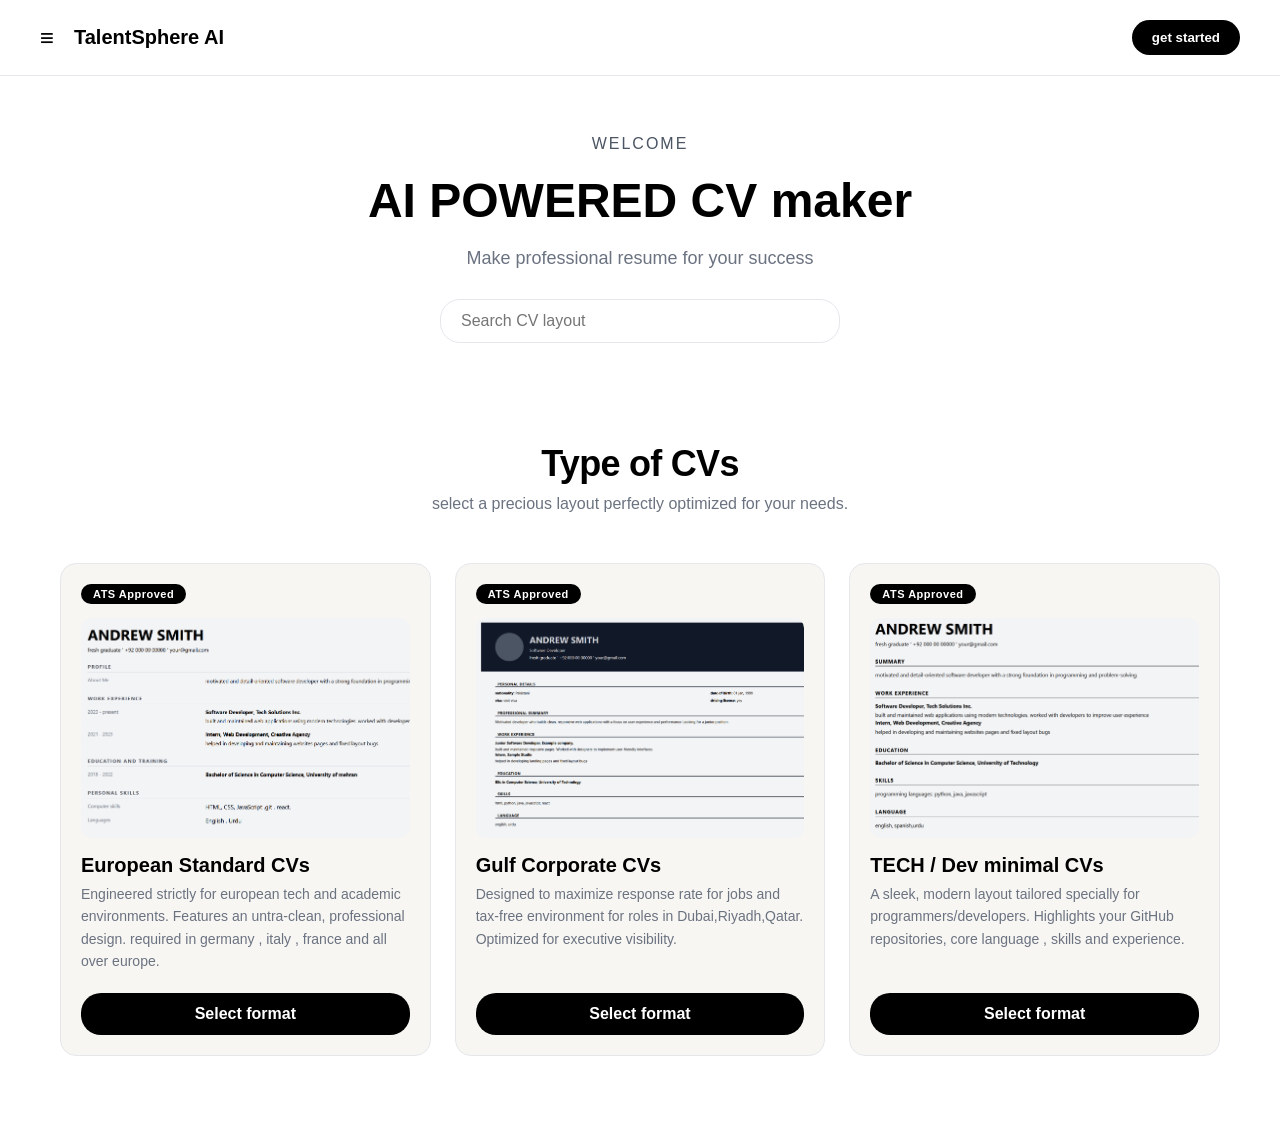
<file: index.html>
<!DOCTYPE html>
    <html lang="en">
    <head>
        <meta charset="UTF-8">
        <meta name="viewport" content="width=device-width, initial-scale=1.0">
        <title>CV maker</title>
        <link rel="stylesheet" href="style.css">
    </head>

    <body>
        <!-- this is the nav bar-->
        <header class="navbar">
            <div class="nav-left">
                <button id="menu-toggle">≡</button>
                <span class="brand-name">TalentSphere AI</span>
            </div>
            
            <div class="nav-right">
                <button class="btn-get-started">get started</button>
                
            
            </div>
        </header>
        
        <!-- this is the left side slide out menu-->
        <div id="slide-menu" class="sidebar">
        <button id="close-btn">&times;</button> 

        <nav class="sidebar-links">
            <h3>platform overview</h3>
            <a href="#features">features</a>
            <a href="#pricing">institutional pricing</a>

            <h3>CV Architecture</h3>
            <a href="#eu-standard">European Standard</a>
            <a href="#gulf-tax-free">Gulf corporate layout</a>
            <a href="#dev-minimal">Tech/Dev Minimalist</a>
        </nav>
        </div>
        
    <section id= hero>
        <div class=hero-text>
            <p class="hero-intro">WELCOME</p>

            <h1 class="heading">AI POWERED CV maker</h1>
            
            <p class="hero-description">Make professional resume for your success</p>
            <!--search bar-->
                <input type="text" id="search-bar" placeholder="Search CV layout">
        </div>
    </section>
        <!-- side bar links-->


    <section id="templates-section">
        <h2 class="section-title">Type of CVs</h2>
        <p class="section-subtitle">select a precious layout perfectly optimized for your needs.</p>

        <div class="templates-grid">

        <div class="card" id="eu-standard">
            <span class="card-tag">ATS Approved</span>
            <img src="images/european.png" alt="European Standard CV">
            <h3>European Standard CVs</h3>
            <p>Engineered strictly for european tech and academic environments. Features an untra-clean, professional design. required in germany , italy , france and all over europe.</p>
            <a class="btn-select" href="builder.html?tempelate=european">Select format</a>
        </div>

        <div class="card" id="gulf-tax-free">
            <span class="card-tag">ATS Approved</span>
            <img src="images/gulf.png" alt="Gulf Corporate CV">
            <h3>Gulf Corporate CVs</h3>
            <p>Designed to maximize response rate for jobs and tax-free environment for roles in Dubai,Riyadh,Qatar. Optimized for executive visibility.</p>
            <a class="btn-select" href="builder.html?tempelate=gulf">Select format</a>
        </div>

        <div class="card" id="dev-minimal">
            <span class="card-tag">ATS Approved</span>
            <img src="images/dev.png" alt="tech dev mininmal CV">
            <h3>TECH / Dev minimal CVs</h3>
            <p>A sleek, modern layout tailored specially for programmers/developers. Highlights your GitHub repositories, core language , skills and experience.</p>
            <a class="btn-select" href="builder.html?tempelate=dev">Select format</a>
        </div>
        </div>
    </section>
    <script src="script.js"></script>
    </body>
</file>
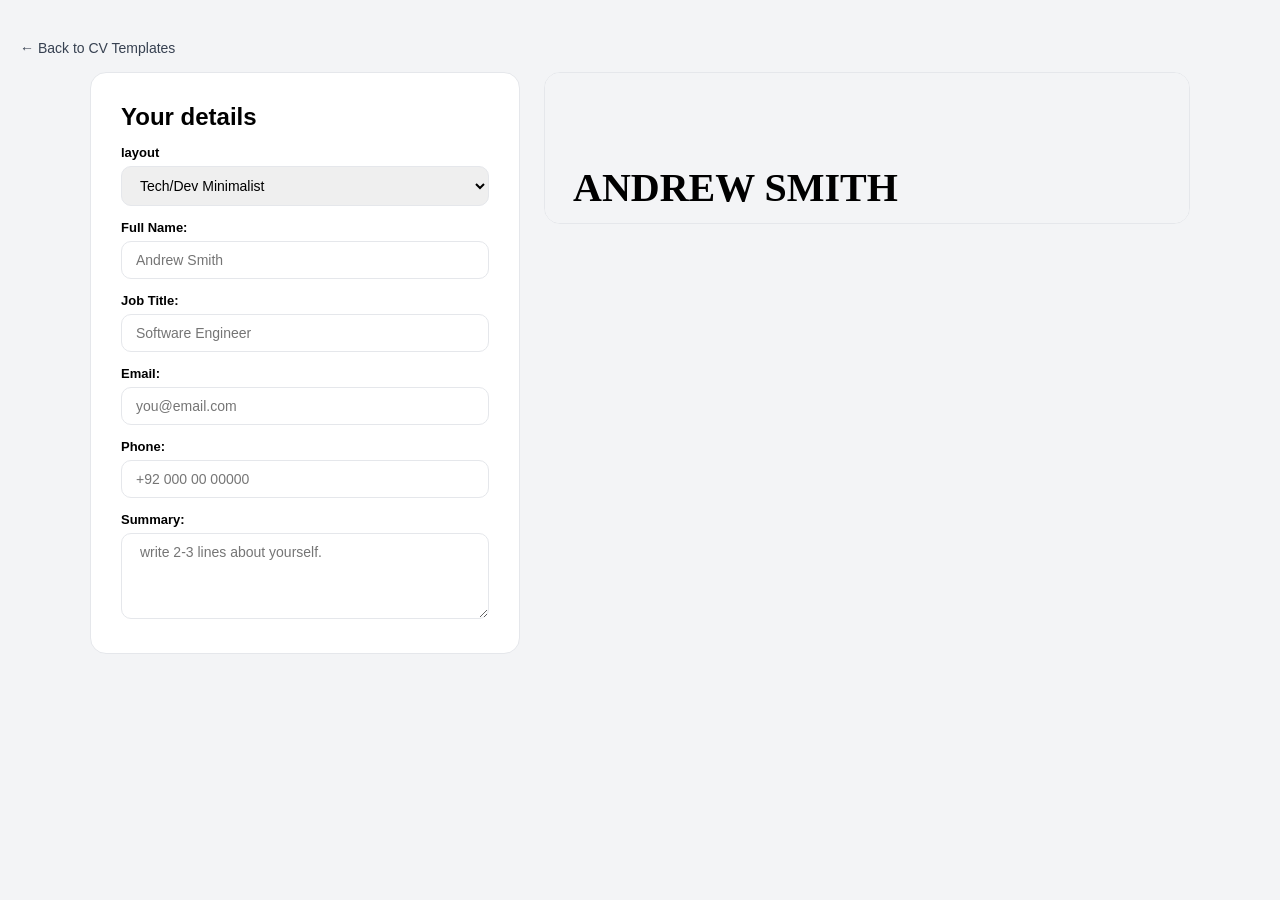
<file: builder.html>
<!DOCTYPE html>
<html lang="en">
<head>
    <meta charset="UTF-8">
    <meta name="viewport" content="width=device-width, initial-scale=1.0">
    <title>CV Builder</title>
    <link rel="stylesheet" href="builder.css">
</head>
<body>
    <a href="index.html" class="back-link">← Back to CV Templates</a>
  
    <div class="builder">

        <div class="form-panel">
            <h2>Your details</h2>

            <label for="layout-select">layout</label>
            <select id="layout-select">
                <option value="european">European Standard</option>
                <option value="gulf">Gulf Corporate Layout</option>
                <option value="dev">Tech/Dev Minimalist</option>
            </select>

            <label for="in-name">Full Name:</label>
            <input type="text" id="in-name" placeholder="Andrew Smith" required>
            
            <label for="in-title">Job Title:</label>
            <input type="text" id="in-title" placeholder="Software Engineer" required>

            <label for="in-email">Email:</label>
            <input type="text" id="in-email" placeholder="you@email.com" required>

            <label for="in-phone">Phone:</label>
            <input type="text" id="in-phone" placeholder="+92 000 00 00000">

            <label for="in-summary">Summary:</label>
            <textarea id="in-summary" rows="4" placeholder=" write 2-3 lines about yourself." required></textarea>
        </div>

        <div class="preview-panel" id="preview">
            <iframe id="cv-frame" src="cv-dev.html" title="CV preview"></iframe>
        </div>
    </div>
    <script src="builder.js"></script>
</body>
</html>
</file>
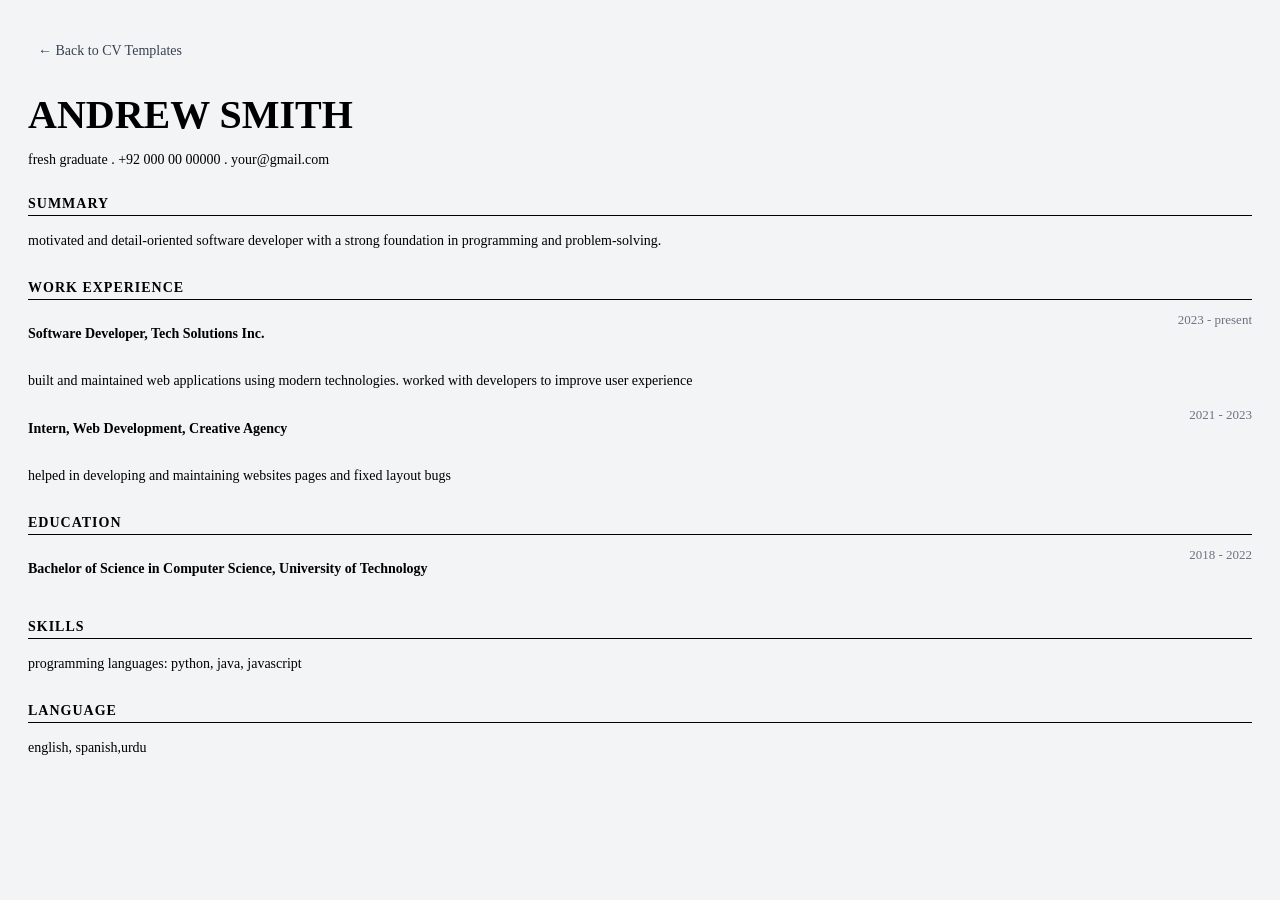
<file: cv-dev.html>
<!DOCTYPE html>
<html lang="en">
<head>
    <meta charset="UTF-8">
    <meta name="viewport" content="width=device-width, initial-scale=1.0">
    <title>Tech DEV CV</title>
    <link rel="stylesheet" href="cv-dev.css">
</head>
<body>
    <a href="index.html" class="back-button">← Back to CV Templates</a>
    <main class="CV">

        <header class="cv-header">
            <h1 id="out-name">ANDREW SMITH</h1>
            <p><span id="out-title">fresh graduate</span> . <span id="out-number"> +92 000 00 00000</span> . <span id="out-email"> your@gmail.com</span></p>
        </header>

        <section class="cv-section">
            <h2>summary</h2>
            <p id="out-summary">motivated and detail-oriented software developer with a strong foundation in programming and problem-solving.</p>
         </section>

         <section class="cv-section">
            <h2>Work Experience</h2>

            <div id="out-jobs">
                <!-- your two sample jobs stay here, exactly as they are now-->
            <div class="entry">
                <div class="entry-top">
                    <h3>Software Developer, Tech Solutions Inc.</h3>
                        <span>2023 - present</span>
                     </div>
                
                 <p>built and maintained web applications using modern technologies. worked with developers to improve user experience</p>
            </div>
        
        <div class="entry">
            <div class="entry-top">
                <h3>Intern, Web Development, Creative Agency </h3>
                    <span>2021 - 2023</span>
            </div>
            <p>helped in developing and maintaining websites pages and fixed layout bugs</p>
        </div>
            </div>
    </section>

    <section class="cv-section">
        <h2>Education</h2>
        <div class="entry">
            <div class="entry-top">
                <h3>Bachelor of Science in Computer Science, University of Technology</h3>
                <span>2018 - 2022</span>
            </div>
        </div>
    </section>

    <section class="cv-section">
        <h2>Skills</h2>
        <p>programming languages: python, java, javascript</p>
    </section>

    <section class="cv-section">
        <h2>language</h2>
        <p>english, spanish,urdu</p>
    </section>

    </main>

<template id="job-template">
    <div class="entry">
        <div class="entry-job">
            <h3 class="job-role"></h3>
            <span class="job-dates"></span>
        </div>
        <p class="job-desc"></p>
    </div>
</template>

    <script src="cv-fill.js"></script>
</body>
</html>
</file>
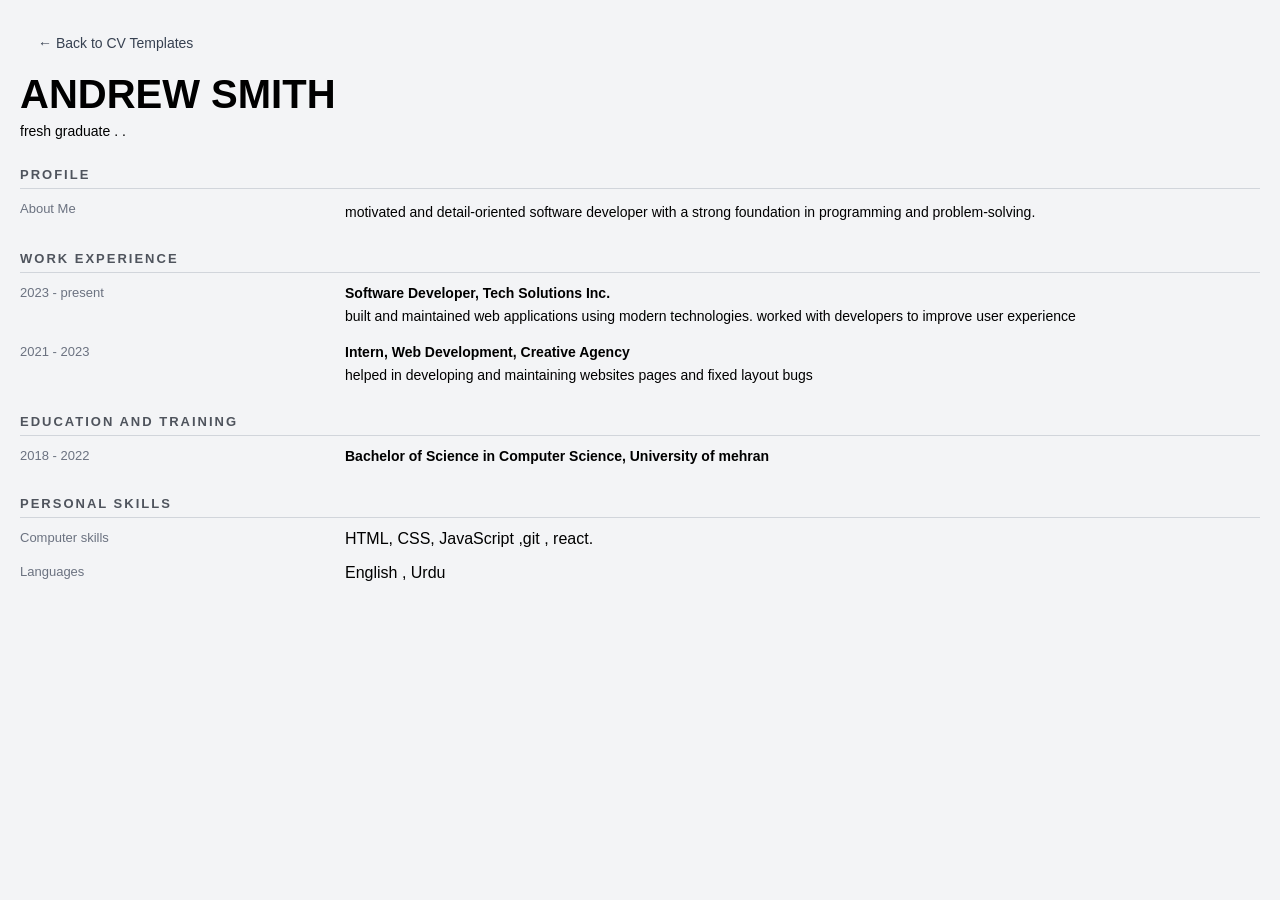
<file: cv-european.html>
<!DOCTYPE html>
<html lang="en">
<head>
    <meta charset="UTF-8">
    <meta name="viewport" content="width=device-width, initial-scale=1.0">
    <title>European CV</title>
    <link rel="stylesheet" href="cv-european.css">
</head>
<body>
    <a href="index.html" class="back-button">← Back to CV Templates</a>
    <main class="CV">

        <header class="cv-header">
            <h1 id= "out-name">ANDREW SMITH</h1>
            <p><span id="out-title">fresh graduate</span> . <span id="out-phone" +92 000 00 00000></span> . <span id="out-email" your@gmail.com></span></p>
        </header>

        <section class="cv-section">
            <h2 id="out=summary">profile</h2>
            <div class="row">
                <div class="left">About Me</div>
                <div class="right">
                    <p>motivated and detail-oriented software developer with a strong foundation in programming and problem-solving.</p>
                </div>
            </div>
        </section>

         <section class="cv-section">
            <h2>Work Experience</h2>

            <div class="row">
                <div class="left">2023 - present</div>
                <div class="right">
                    <h3>Software Developer, Tech Solutions Inc.</h3>
                    <p>built and maintained web applications using modern technologies. worked with developers to improve user experience</p>
                </div>
            </div>
        
        <div class="row">
            <div class="left">2021 - 2023</div>
            <div class="right">
                <h3>Intern, Web Development, Creative Agency </h3>
                <p>helped in developing and maintaining websites pages and fixed layout bugs</p>
            </div>
        </div>
    </section>

    <section class="cv-section">
        <h2>Education and Training</h2>
        <div class="row">
            <div class="left">2018 - 2022</div>
            <div class="right">
                <h3>Bachelor of Science in Computer Science, University of mehran</h3>
            </div>
        </div>
    </section>

    <section class="cv-section">
        <h2>Personal Skills</h2>
        <div class="row">
            <div class="left">Computer skills</div>
            <div class="right">HTML, CSS, JavaScript ,git , react.</div>
        </div>

        <div class="row">
            <div class="left">Languages</div>
            <div class="right"> English , Urdu</div>
        </div>
    </section>

    </main>
    <script src="cv-fill.js"></script>
</body>
</html>
</file>
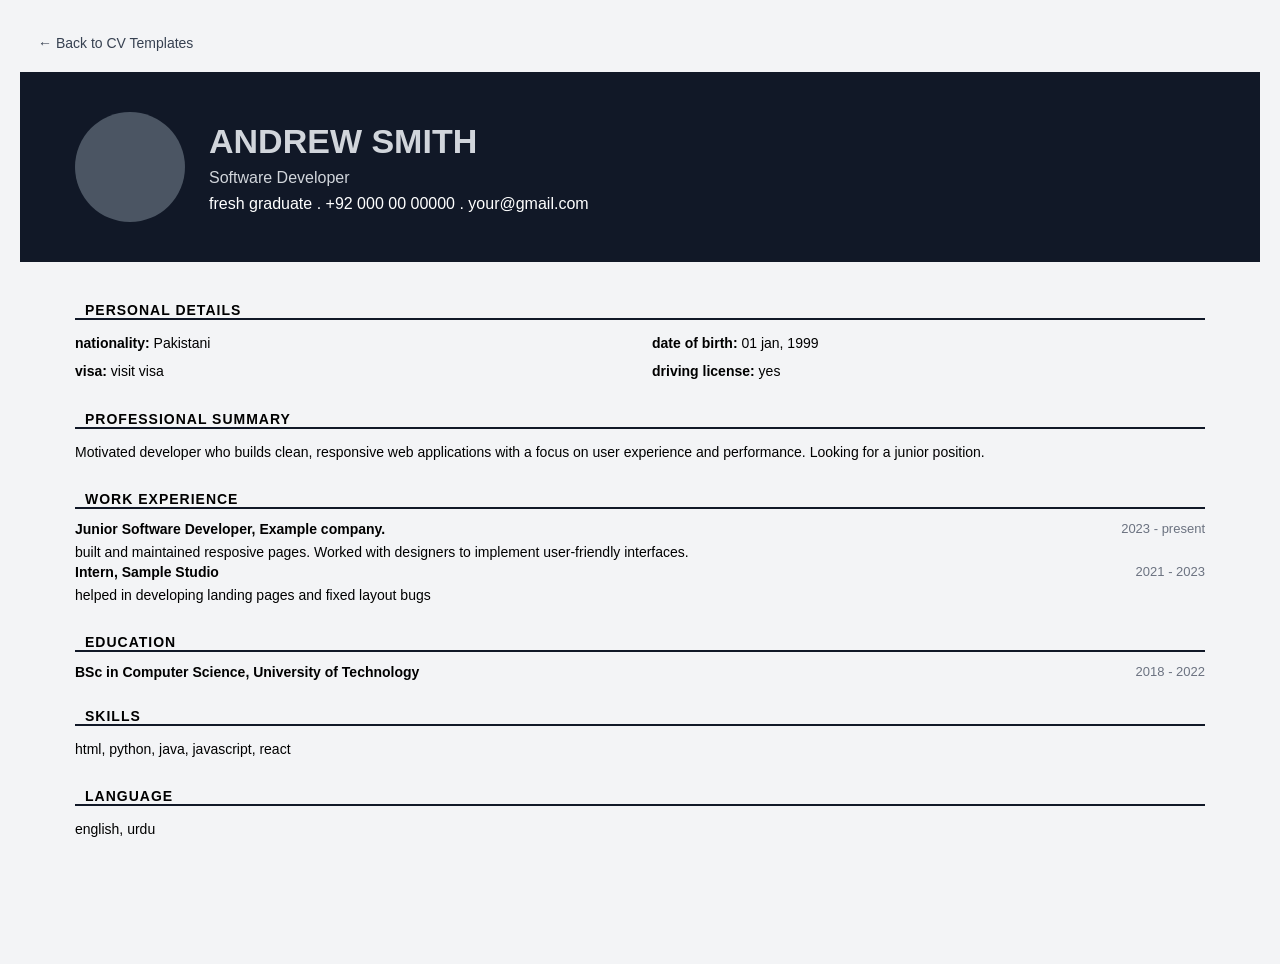
<file: cv-gulf.html>
<!DOCTYPE html>
<html lang="en">
<head>
    <meta charset="UTF-8">
    <meta name="viewport" content="width=device-width, initial-scale=1.0">
    <title>Gulf Corporation Cv</title>
    <link rel="stylesheet" href="cv-gulf.css">
</head>
<body>
    <a href="index.html" class="back-button">← Back to CV Templates</a>
   
    <main class="CV">

        <header class="cv-header">
            <div class="photo"></div>
            
            <div class="header-text">
                <h1 id="out-name">ANDREW SMITH</h1>
                <p class="job-title">Software Developer</p>
            <p><span id="out-title">fresh graduate</span> . <span id="out-phone"> +92 000 00 00000</span> . <span id="out-email"> your@gmail.com</span></p>
            </div>  
        </header>

        <div class="cv-body">

        <section class="cv-section">
            <h2 id="out-summary">personal details</h2>
            <div class="details">
                <p><strong>nationality:</strong> Pakistani</p>
                <p><strong>date of birth:</strong> 01 jan, 1999</p>
                <p><strong>visa:</strong> visit visa</p>
                <p><strong>driving license:</strong> yes</p>
            </div>
         </section>

         <section class="cv-section">   
            <h2>professional summary</h2>
            <p>Motivated developer who builds clean, responsive web applications with a focus on user experience and performance. Looking for a junior position.</p>
         </section>

            <section class="cv-section">
                <h2>Work Experience</h2>

            <div class="entry">
                <div class="entry-top">
                    <h3>Junior Software Developer, Example company.</h3>
                        <span>2023 - present</span>
                    
                </div>
                <p>built and maintained resposive pages. Worked with designers to implement user-friendly interfaces.</p>
            </div>
        
        <div class="entry">
            <div class="entry-top">
                <h3>Intern, Sample Studio</h3>
                    <span>2021 - 2023</span>
            </div>
            <p>helped in developing landing pages and fixed layout bugs</p>
        </div>
    </section>

    <section class="cv-section">
        <h2>Education</h2>
        <div class="entry">
            <div class="entry-top">
                <h3>BSc in Computer Science, University of Technology</h3>
                <span>2018 - 2022</span>
            </div>
        </div>
    </section>

    <section class="cv-section">
        <h2>Skills</h2>
        <p> html, python, java, javascript, react</p>
    </section>

    <section class="cv-section">
        <h2>language</h2>
        <p>english, urdu</p>
    </section> 

    </main>
    <script src="cv-fill.js"></script>
</body>
</html>
</file>
<file: style.css>
/* resets default spaces*/
* {
    margin: 0;
    padding: 0;
    box-sizing: border-box;
    font-family: 'Segoe UI', Arial, sans-serif;
}

html {
    scroll-behavior: smooth;
}
body {
    background-color: #ffffff;
    color: #000000;
    justify-content: center;
    flex:auto;
    align-items: center; 
    min-height: 100vh;
}

/* nav bar styling*/
.navbar {
    position: fixed;
    top: 0;
    left: 0;
    display: flex;
    justify-content: space-between;
    gap: 15px;
    align-items: center;
    padding: 20px 40px;
    border-bottom: 1px solid #e5e7eb;
    background-color: #ffffff;
    z-index: 999;
    right: 0;
}
/* 3-lines menu on left*/
.nav-left {
    display: flex;          /* forces childrens to sit horizontaly in a row*/
    align-items: center;
    flex-direction: row;
    gap: 20px;
}
/* sttylig of 3-lines*/
#menu-toggle {
    background: none;
    border: none;
    font-size: 24px;
    cursor: pointer;
}

/* the slidebar container 3-lines*/
.sidebar {
    position: fixed;   /* fixes in place so stays on screen*/
    top: 0;
    left: -300px;
    width: 300px;
    height: 100vh;
    
    background-color: #ffffff;
    padding: 40px;
    z-index: 1000;              /* keeps it on top all elements */
    transition: left 0.3s ease;  /* slide animation tracing to left position*/
}

/* the magic interactive trigger*/
.sidebar.active {
    left: 0;
    box-shadow:  4px 0 20px rgba(0, 0, 0, 0.15);
}

/*2. the close (X) button */
#close-btn {
    position: absolute;
    top: 20px;
    right: 20px;
    border: none;
    background: none;
    font-size: 28px;
    color: #6b7280;
}

/*3. menu links & catagories */
.sidebar-links h3 {
    font-size: 12px;
    text-transform: uppercase;
    letter-spacing: 1px;
    color: #9ca3af;
    margin-top: 30px;
    margin-bottom: 15px;
}

.sidebar-links a {
    display: block;             /* places each link on a brand new line (on top of each other ig)*/
    text-decoration: none;
    color: #000000;
    font-size: 16px;
    font-weight: 500;
    margin-bottom: 12px;
}

/* brand logo styling*/
.brand-name {
    font-weight: 700;
    font-size: 20px;
}
/* styling the get started button*/
.btn-get-started {
    background-color: #000000;
    color: #ffffff;
    border: none;
    padding: 10px 20px;
    border-radius: 20px;
    font-weight: 600;
    cursor: pointer;
}
/* hero section styling*/
#hero{
    text-align: center;
    padding: 120px 20px 60px;
}

.hero-intro {
    font-size: 16px;
    letter-spacing: 2px;
    color: #4b5563;
    margin: 15px;
}

.heading {
    font-size: 48px;
    font-weight: 800;
    margin: 20px;
}

.hero-description {
    font-size: 18px;
    color: #6b7280;
}

    /* search bar */
#search-bar {
    width: 400px;
    max-width: 100%;
    border-radius: 20px;
    padding: 12px 20px;
    border: 1px solid #e5e7eb;
    font-size: 16px;
     margin-top: 30px;
}

/* images and links from side bar*/
/* templates section */
#templates-section {
    max-width: 1200px;
    margin: 0 auto;
    padding: 40px 20px 80px;
    text-align: center;
}

.section-title {
    font-size: 36px;
    font-weight: 700;
    letter-spacing: -0.02em;
    margin-bottom: 10px;
}

.section-subtitle {
    font-size: 16px;
    color: #6b7280;
    margin-bottom: 50px;
}

/* the grid lives HERE, only around the cards */
.templates-grid {
    display: grid;
    grid-template-columns: repeat(3, 1fr);
    gap: 24px;
    text-align: left;
}

/* cards */
.card {
    background-color: #f7f6f3;
    border: 1px solid #e5e7eb;
    border-radius: 16px;
    padding: 20px;
    display: flex;
    flex-direction: column;
    scroll-margin-top: 90px;   /* sidebar links stop below the navbar */
    transition: transform 0.2s ease, box-shadow 0.2s ease;
}

.card:hover {
    transform: translateY(-6px);
    box-shadow: 0 12px 30px rgba(0, 0, 0, 0.08);
}

.card-tag {
    align-self: flex-start;     /* stops the tag stretching full width */
    background: #000;
    color: #fff;
    font-size: 11px;
    font-weight: 600;
    letter-spacing: 0.5px;
    padding: 4px 12px;
    border-radius: 20px;
    margin-bottom: 14px;
}

.card img {
    object-position: left;    /* centers the image in the box */
    width: 100%;
    height: 220px;
    object-fit: cover;          /* crops instead of squashing */
    border-radius: 10px;
    margin-bottom: 16px;
}

.card h3 {
    font-size: 20px;
    margin-bottom: 6px;
}

.card p {
    color: #6b7280;
    font-size: 14px;
    line-height: 1.6;
    margin-bottom: 20px;
}

.btn-select {
    margin-top: auto;           /* pushes the button to the bottom of every card */
    background: #000;
    color: #fff;
    border: none;
    padding: 12px;
    border-radius: 20px;
    font-weight: 600;
    cursor: pointer;
    transition: background 0.2s ease;
    display: block;
    text-align: center;
    text-decoration: none;
}

.btn-select:hover {
    background: #374151;
}

/* tablets and phones: one card per row */
@media (max-width: 900px) {
    .templates-grid {
        grid-template-columns: 1fr;
    }
}
</file>
<file: builder.css>
* { margin: 0;
    padding: 0;
    box-sizing: border-box; 
    font-family: 'Segoe UI', Arial, sans-serif; 
}

body {
    background: #f3f4f6;
    padding: 40px 20px;
}

.back-link {
    display: block;
    max-width: 1100px;
    margin: 0 auto 16px;
    color: #374151;
    text-decoration: none;
    font-size: 14px;
    transform: translate(-70px , 0px);
}

.builder {
    display: grid;
    grid-template-columns: 1fr 1.5fr;
    gap: 24px;
    max-width: 1100px;
    margin: 0 auto;
    align-items: start;
}

.form-panel, .preview-panel {
    background: #ffffff;
    padding: 30px;
    border-radius: 16px;
    border: 1px solid #e5e7eb;
}

.form-panel h2 {
    margin-bottom: 10px;
}

label {
    display: block;
    margin: 14px 0 6px;
    font-size: 13px;
    font-weight: 600;
}

input, select, textarea {
    width: 100%;
    padding: 10px 14px;
    border: 1px solid #e5e7eb;
    border-radius: 10px;
    font-size: 14px;
}

.preview-panel h1 {
    font-size: 24px;
    margin-bottom: 4px;
}

.job {
    font-size: 16px;
    color: #374151;
    margin-bottom: 4px;
}

.contact {
    font-size: 13px;
    color: #6b7280;
    margin-bottom: 24px;
}

.preview-panel h2 {
    font-size: 14px;
    text-transform: uppercase;
    letter-spacing: 1px;
    border-bottom: 1px solid #000;
    padding-bottom: 6px;
    margin-bottom: 10px;
}

.preview-panel h2 {
    font-size: 14px;
    text-transform: uppercase;
    letter-spacing: 1px;
    border-bottom: 1px solid #000;
    padding-bottom: 6px;
    margin-bottom: 10px;
}

.preview-panel p {
    font-size: 14px;
    line-height: 1.6;
}

@media (max-width: 800px) {
    .builder {
        grid-template-columns: 1fr;
    }
}

.preview-panel {
    padding: 0;
    overflow: hidden;
}

#cv-frame {
    display: block;
    width: 100%;
    height: 1100%;
    border: none;
}
</file>
<file: cv-dev.css>
\* {
    margin: 0;
    padding: 0;
    box-sizing: border-box;
    font-family: 'Segoe UI', Tahoma, Geneva, Verdana, sans-serif;
}

body {
    background: #f3f4f6;
    padding: 40px 20px;
}

.cv {
    background: #ffffff;
    max-width: 794px;
    margin: 0 auto;
    padding: 55px;
    color: #374151;
}

.cv-header {
    margin-bottom: 28px;
}

.cv-header h1 {
    font-size: 40px;
    margin-bottom: 6px;
    color: #000;
}

.cv-header p {
    font-size: 14px;
}

.cv-section {
    margin-bottom: 28px;
}

.cv-section h2 {
    font-size: 14px;
    margin-bottom: 12px;
    text-transform: uppercase;
    letter-spacing: 1px;
    color: #000;
    border-bottom: 1px solid #000;
    padding-bottom: 3px;
    margin-bottom: 12px;
}

.cv-section p {
    font-size: 14px;
    line-height: 1.6;
}

.entry-top {
    display: flex;
    justify-content: space-between;
    margin-bottom: 4px;
}

.entry-top h3 {
    font-size: 14px;
    color: #000;
}

.entry-top span {
    font-size: 13px;
    color: #6b7280;
}

.back-button {
    display: block;
    max-width: 794px;
    margin: 0 auto 16px;
    color: #374151;
    text-decoration: none;
    font-size: 14px;
    transform: translate(-205px, -5px);
}

/*phone: stack the colum*/
@media (max-width: 600px) {
    .row {
        grid-template-columns: 1fr; /* stack columns on small screens */
        gap: 4px;
    }
}


.embedded .back-line {
    display: none;
}
</file>
<file: cv-european.css>
* {
    margin: 0;
    padding: 0;
    box-sizing: border-box;
    font-family: 'Segoe UI', Tahoma, Geneva, Verdana, sans-serif;
}

body {
    background: #f3f4f6;
    padding: 40px 20px;
}

.cv {
    background: #ffffff;
    max-width: 794px;
    margin: 0 auto;
    padding: 55px;
    color: #374151;
}

.cv-header {
    margin-bottom: 28px;
}

.cv-header h1 {
    font-size: 40px;
    margin-bottom: 6px;
    color: #000;
}

.cv-header p {
    font-size: 14px;
}

.cv-section {
    margin-bottom: 28px;
}

.cv-section h2 {
    font-size: 13px;
    margin-bottom: 16px;
    text-transform: uppercase;
    letter-spacing: 2px;
    color: #4f545d;
    border-bottom: 1px solid #d1d5db;
    padding-bottom: 6px;
    margin-bottom: 12px;
}

.cv-section p {
    font-size: 13px;
    line-height: 1.6;
}

.row {
    display: grid;
    grid-template-columns: 1fr 3fr; /* narrow left column and wider right column */
    gap: 20px;
    margin-bottom: 16px;
}

.left {
    font-size: 13px;
    color: #6b7280;
}

.right h3{
    font-size: 14px;
    margin-bottom: 4px;
    color: #000;
}

.right p {
    font-size: 14px;
    line-height: 1.6;
}

/*phone: stack the colum*/
@media (max-width: 600px) {
    .row {
        grid-template-columns: 1fr; /* stack columns on small screens */
        gap: 4px;
    }
}

.back-button {
    display: block;
    max-width: 794px;
    margin: 0 auto 16px;
    color: #374151;
    text-decoration: none;
    font-size: 14px;
    transform: translate(-205px, -5px);
}

.embedded .back-line {
    display: none;
}
</file>
<file: cv-gulf.css>
* {
    margin: 0;
    padding: 0;
    box-sizing: border-box;
    font-family: 'Segoe UI', Arial, sans-serif;
}

body {
    background: #f3f4f6;
    padding: 40px 20px;
}

.cv {
    background: #ffffff;
    max-width: 794px;
    margin: 0 auto;
    padding: 55px;
    color: #374151;
}

.cv-header {
    background: #111827;
    color: #ffffff;
    padding: 40px 55px;
    display: flex;
    align-items: center;
    gap: 24px;
}

.photo {
    width: 110px;
    height: 110px;
    border-radius: 50%;
    background: #4b5563;
    flex-shrink: 0;
}

.cv-header h1 {
    font-size: 34px;
    margin-bottom: 8px;
    color: #d1d5db ;
}

.job-title {
    font-size: 16px;
    color: #d1d5db;
    margin-bottom: 8px;
}

.contact {
    font-size: 13px;
    color: #9ca3af;
}

.cv-body {
    padding: 40px 55px 55px;
}

.cv-section {
    margin-bottom: 28px;
}

.cv-section h2 {
    font-size: 14px;
    text-transform: uppercase;
    letter-spacing: 1px;
    color: #000;
    border-bottom: 2px solid #111827;
    padding-left: 10px;
    margin-bottom: 12px;
}

.cv-section p {
    font-size: 14px;
    line-height: 1.6;
}

.details {
    display: grid;
    grid-template-columns: 1fr 1fr;
    gap: 6px 24px;
}

.entry-top {
    display: flex;
    justify-content: space-between;
    margin-bottom: 4px;
}

.entry-top h3 {
    font-size: 14px;
    color: #000;
}

.entry-top span {
    font-size: 13px;
    color: #6b7280;
}

.back-button {
    display: block;
    max-width: 794px;
    margin: 0 auto 16px;
    color: #374151;
    text-decoration: none;
    font-size: 14px;
    transform: translate(-205px, -5px);
}

/*phone: */
@media (max-width: 600px) {
    .cv-header {
        flex-direction: column;
        text-align: center;
    }
    .cv-header ,
    .cv-body {
        padding-left: 24px;
        padding-right: 24px;
    }
    .details {
        grid-template-columns: 1fr; /* stack columns on small screens */
    }
 }

 
.embedded .back-line {
    display: none;
}
</file>
